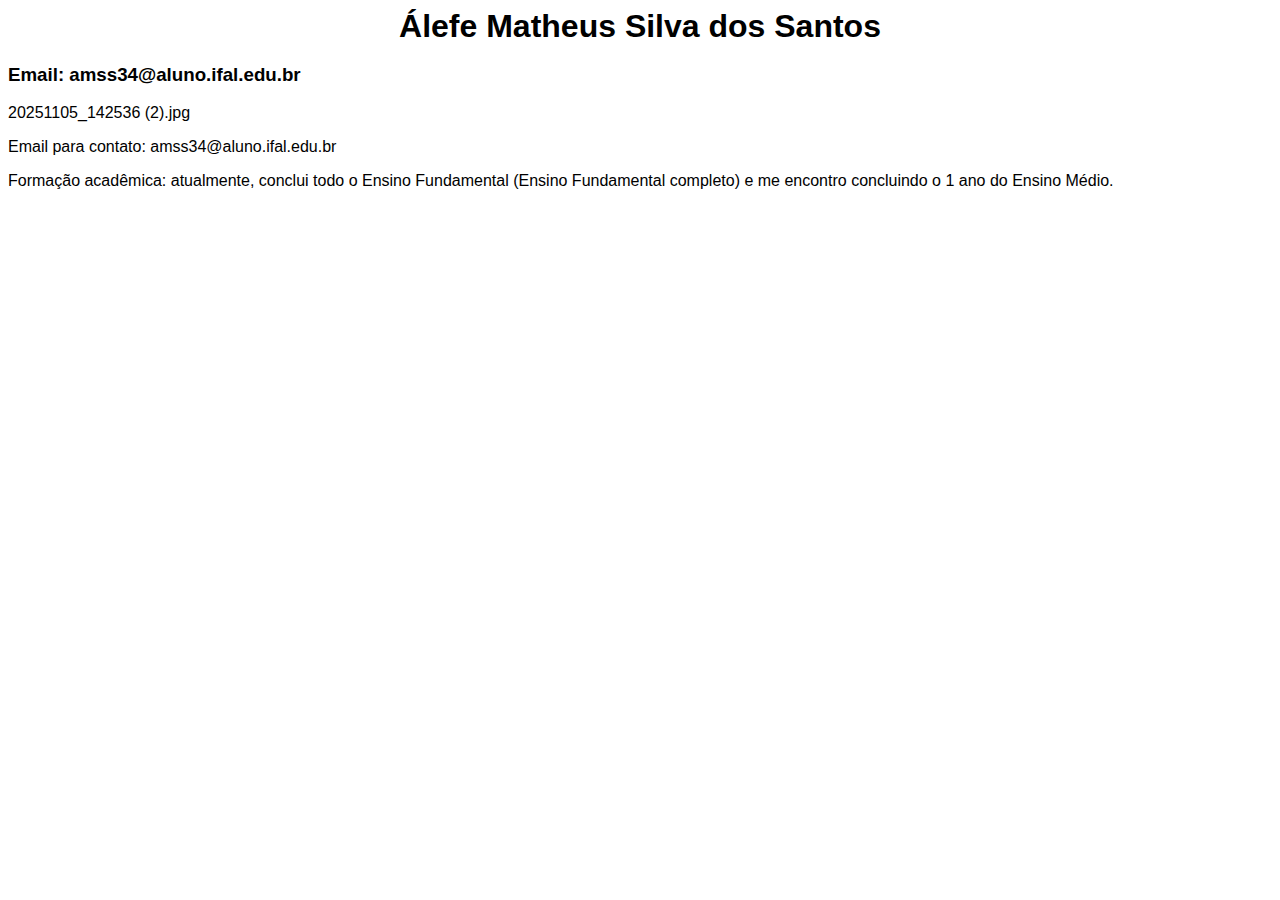
<file: index.html>
<head>
    <style>
        *{
            font-family: Arial;
        }
        h1{
            text-align: center;
            margin-bottom: 1rem;
        }
    </style>
</head>

<body>
    <header>
        <h1>Álefe Matheus Silva dos Santos</h1>
        <h3>Email: amss34@aluno.ifal.edu.br</h3>
    </header>
    <img>20251105_142536 (2).jpg
    <p>Email para contato: amss34@aluno.ifal.edu.br</p>
    <div>
        <p>Formação acadêmica: atualmente, conclui todo o Ensino Fundamental (Ensino Fundamental completo) e me encontro concluindo o 1 ano do Ensino Médio. </p>
    </div>
</body>
</file>
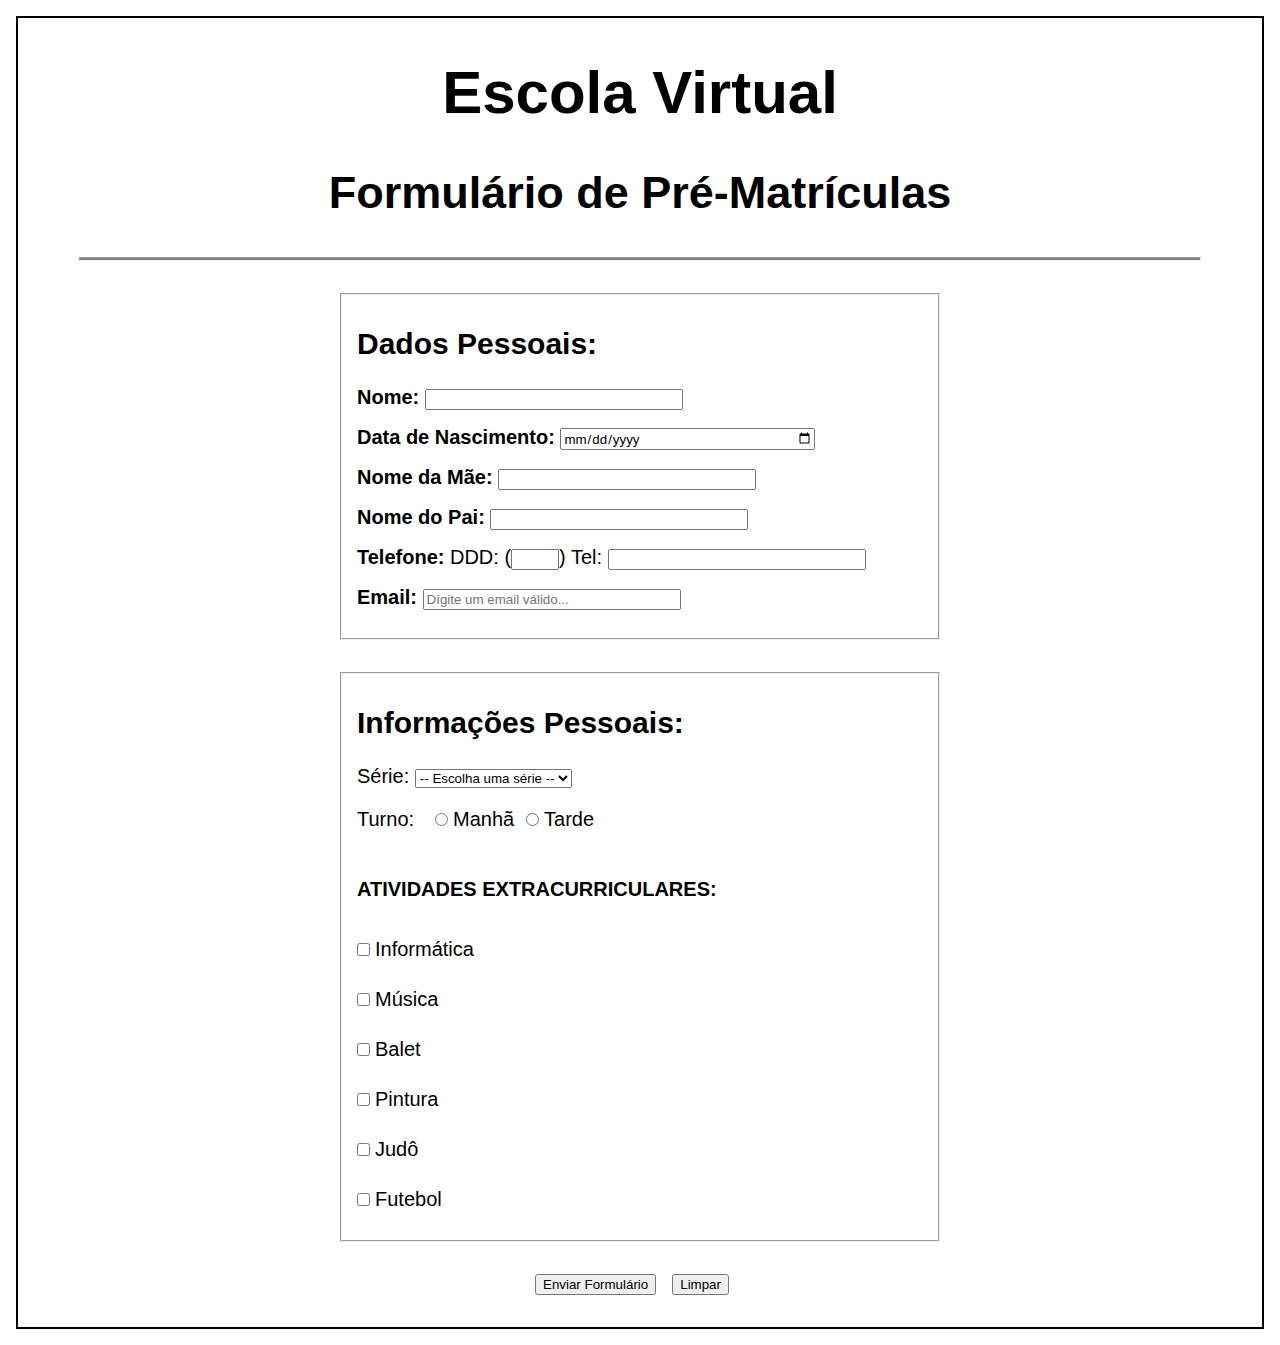
<file: escola.html>
<!DOCTYPE html>
<html lang="en">
<head>
    <meta charset="UTF-8">
    <meta name="viewport" content="width=device-width, initial-scale=1.0">
    <title>Escola</title>
    <style>
        *{
            font-family: Arial, Helvetica, sans-serif;
        }
        body{
            border: 2px solid black;
            margin: 1rem;
            font-size: 20px;
        }
        header{
            font-size: 30px;
            text-align: center;
            
        }
        hr{
            width: 90%;
            height: 2px;
            background-color: gray;
        }
        input{
            margin-bottom: 1rem;
            width: 250px;
        }
        #dados, #info{
            margin: 2rem 20rem 2rem 20rem;
        }
        #ddd {
            width:40px
        }
        #turn {
            display: flex;
            align-items: center;
            width: 75%;
            margin-right: 10px;
            gap: 5px;
        }
        input[type="radio"], input[type="checkbox"]{
            margin: 0;
        }
        #turn label {
            margin-left: 1rem;
            display: flex;
            align-items: center;
            width: 65px;
            gap: 5px;
        }
        #atividades label {
            display: flex;
            align-items: center;
            justify-content: flex-start;
            height: 5vh;
            width: 0;
            gap: 5px;
            margin-bottom: 5px;
        }
        .but{
            display: flex;
            align-items: center;
            justify-content: center;
            margin-bottom: 2rem;
        }
        button{
            margin-right: 1rem;
        }
       
    </style>
</head>
<body>
    <form action="">
        <header>
            <h1>Escola Virtual</h1>
            <h2>Formulário de Pré-Matrículas</h2>
            <hr>
        </header>
        <div id="dados">
            <fieldset>
                <h2>Dados Pessoais: </h2>
                <div>
                    <label for=""><b>Nome: </b></label>
                    <input type="text" id="name">
                </div>
                <div>
                    <label for=""><b>Data de Nascimento: </b></label>
                    <input type="date" name="" id="">
                </div>
                <div>
                    <label for=""><b>Nome da Mãe: </b></label>
                    <input type="text" id="mom">
                </div>
                <div>
                    <label for=""><b>Nome do Pai: </b></label>
                    <input type="text" id="dad">
                </div>
                <div id="tell">
                    <b>Telefone: </b>
                    <label for=""> DDD: </label>
                    (<input type="number" name="" id="ddd" >)
                    <label for="">Tel: </label>
                    <input type="number" name="" id="tel">
                </div>
                <div>
                    <label for=""><b>Email: </b></label>
                    <input type="email" name="" id="email"  placeholder="Dígite um email válido...">
                </div>
            </fieldset>
        </div>
        <div id="info">
            <fieldset>
                <h2>Informações Pessoais: </h2>
                <div id="serie">     
                    <label for="">Série: </label>
                    <select name="" id="serie">
                       <option value="">-- Escolha uma série --</option>
                     <option value="preescolar">Pré-escolar</option>
                        <option value="maternal">Maternal</option>
                        <option value="fundamental">Fundamental</option>
                        <option value="ensino_medio">Ensino Médio</option>
                    </select>
                </div>
                <div id="turn">
                    <p>Turno: </p>   
                    <label for="manha"><input type="radio" name="turno" value="manha" id="manha">
                        Manhã
                    </label><br>
                    
                    <label for="tarde"><input type="radio" name="turno" value="tarde" id="tarde">
                        Tarde
                    </label>	
                </div>
                <div id="atividades">
                    <h4>ATIVIDADES EXTRACURRICULARES: </h4>
                    <label><input type="checkbox" class="check" > Informática</label>
                    <label><input type="checkbox" class="check" > Música</label>
                    <label><input type="checkbox" class="check" > Balet</label>
                    <label><input type="checkbox" class="check" > Pintura</label>
                    <label><input type="checkbox" class="check" > Judô</label>
                    <label><input type="checkbox" class="check" > Futebol</label>
                </div> 
                
            </fieldset>
        </div>
        <div class="but">
            <button onclick=" return validarTudo()">Enviar Formulário</button>
            <button>Limpar</button>
        </div>
    </form>
    <script>
        const dddsValidos = [
            11,12,13,14,15,16,17,18,19,     // SP
            21,22,24,                      // RJ
            27,28,                         // ES
            31,32,33,34,35,37,38,          // MG
            41,42,43,44,45,46,             // PR
            47,48,49,                      // SC
            51,53,54,55,                   // RS
            61,                            // DF
            62,64,                         // GO
            63,                            // TO
            65,66,                         // MT
            67,                            // MS
            68,                            // AC
            69,                            // RO
            71,73,74,75,77,                // BA
            79,                            // SE
            81,87,                         // PE
            82,                            // AL
            83,                            // PB
            84,                            // RN
            85,88,                         // CE
            86,89,                         // PI
            91,93,94,                      // PA
            92,97,                         // AM
            95,                            // RR
            96,                            // AP
            98,99                          // MA
            ];

            function validarTudo() {
                let nome = document.querySelector("#name").value.trim();
                let nascimento = document.querySelector("input[type='date']").value.trim();
                let mae = document.querySelector("#mom").value.trim();
                let pai = document.querySelector("#dad").value.trim();
                let telefone = document.querySelector("#tel").value.trim();
                let serie = document.querySelector("#serie select").value;
                let turno = document.querySelector("input[name='turno']:checked");
                let email = document.getElementById("email").value.trim();
                let testeEmail = /^[^\s@]+@[^\s@]+\.[^\s@]+$/;
                let ddd = document.getElementById("ddd").value;
                let dddNumero = parseInt(ddd);

                if (nome === "") {
                    alert("O campo Nome é obrigatório.");
                    return false;
                }
                
                else if (nascimento === "") {
                    alert("A data de nascimento é obrigatória.");
                    return false;
                }
                else if (mae === "") {
                    alert("O campo Nome da Mãe é obrigatório.");
                    return false;
                }
                
                else if (pai === "") {
                    alert("O campo Nome do Pai é obrigatório.");
                    return false;
                }
                
                else if (ddd === "") {
                    alert("O campo DDD é obrigatório.");
                    document.getElementById("ddd").focus();
                    return false;
                }
                else if (serie === "") {
                    alert("Escolha uma série.");
                    return false;
                }
                
                else if (!turno) {
                    alert("Escolha um turno.");
                    return false;
                }
                
                // Valida ddd
                if (!dddsValidos.includes(dddNumero)) {
                    alert("DDD inválido!");
                    document.getElementById("ddd").focus();
                    return false;
                }

                // converte a data para objeto Date
                let anoNascimento = new Date(nascimento).getFullYear();

                if (anoNascimento <= 1910 && anoNascimento > 2025) {
                    alert("Ano de nascimento inválido! Digite um ano acima de 1910.");
                    return false;
                }
                
                // Valida email
                if (!testeEmail.test(email)) {
                    alert("Email inválido!");
                    document.getElementById("email").focus();
                    return false;
                }

                // Valida checkboxes
                let checks = document.querySelectorAll(".check");
                let marcados = 0;

                for (let i = 0; i < checks.length; i++) {
                    if (checks[i].checked) marcados++;
                }

                if (marcados > 3) {
                    alert("Você só pode escolher NO MÁXIMO 3 atividades extracurriculares!");
                    return false;
                }

                // Se tudo certo...
                alert("Formulário enviado com sucesso!");
                return true;
            }

    </script>
</body>
</html>
</file>
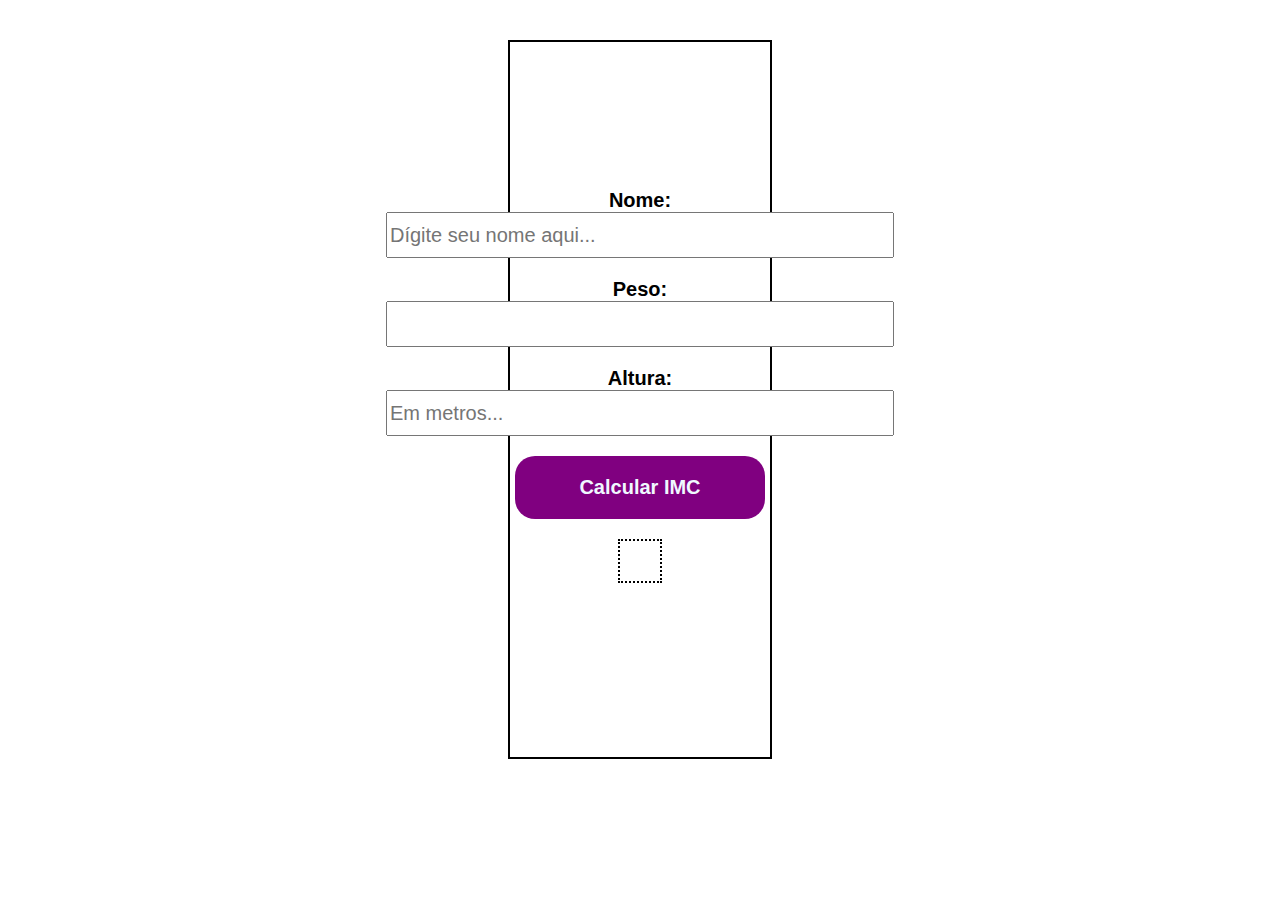
<file: imc.html>
<!DOCTYPE html>
<html lang="en">
<head>
    <meta charset="UTF-8">
    <meta name="viewport" content="width=device-width, initial-scale=1.0">
    <title>Calculo do IMC</title>
    <style>
        *{
            font-family: Arial, Helvetica, sans-serif;
            font-size: 20px;
        }
        .root{
            margin: 2rem 25rem 2rem 25rem;
            align-items: center;
            display: flex;
            flex-direction: column;
            border: solid black 2px;
            justify-content: center;
            height: 75vh;
            padding: 1rem;

        }
        input {
            width: 500px;
            height: 40px;
            margin-bottom: 1rem;
        }
        button {
            width: 250px;
            background-color: purple;
            color: aliceblue;
            border: none;
            padding: 1rem;
            border-radius: 20px;

        }
        h4{
            margin-top: 1rem;
            padding: 1rem;
            border: dotted black 2px;
        }


    </style>
</head>
<body>
    <div class="root">
        <label for=""><b>Nome:</b></label>
        <input type="text" id="nome"placeholder="Dígite seu nome aqui...">
        <label for=""><b>Peso:</b></label>
        <input type="number" id="peso">
        <label for=""><b>Altura:</b></label>
        <input type="number" id="altura" placeholder="Em metros...">
        <button id="calculo" onclick="calcularImc()"><b>Calcular IMC</b></button>
        <h4 id="resposta"></h4>

    </div>
    
    <script>
        function calcularImc() {
            let name = document.getElementById("nome").value;
            let weigth = document.getElementById("peso").value;
            let height = document.getElementById("altura").value;
            let resp = document.getElementById("resposta");

            let valorDoImc = (weigth / height ** 2);

            document.getElementById("resposta").textContent = `Olá ${name}.O seu IMC é : ${valorDoImc.toFixed(2)}`;
        }

    </script>
</body>
</html>
</file>
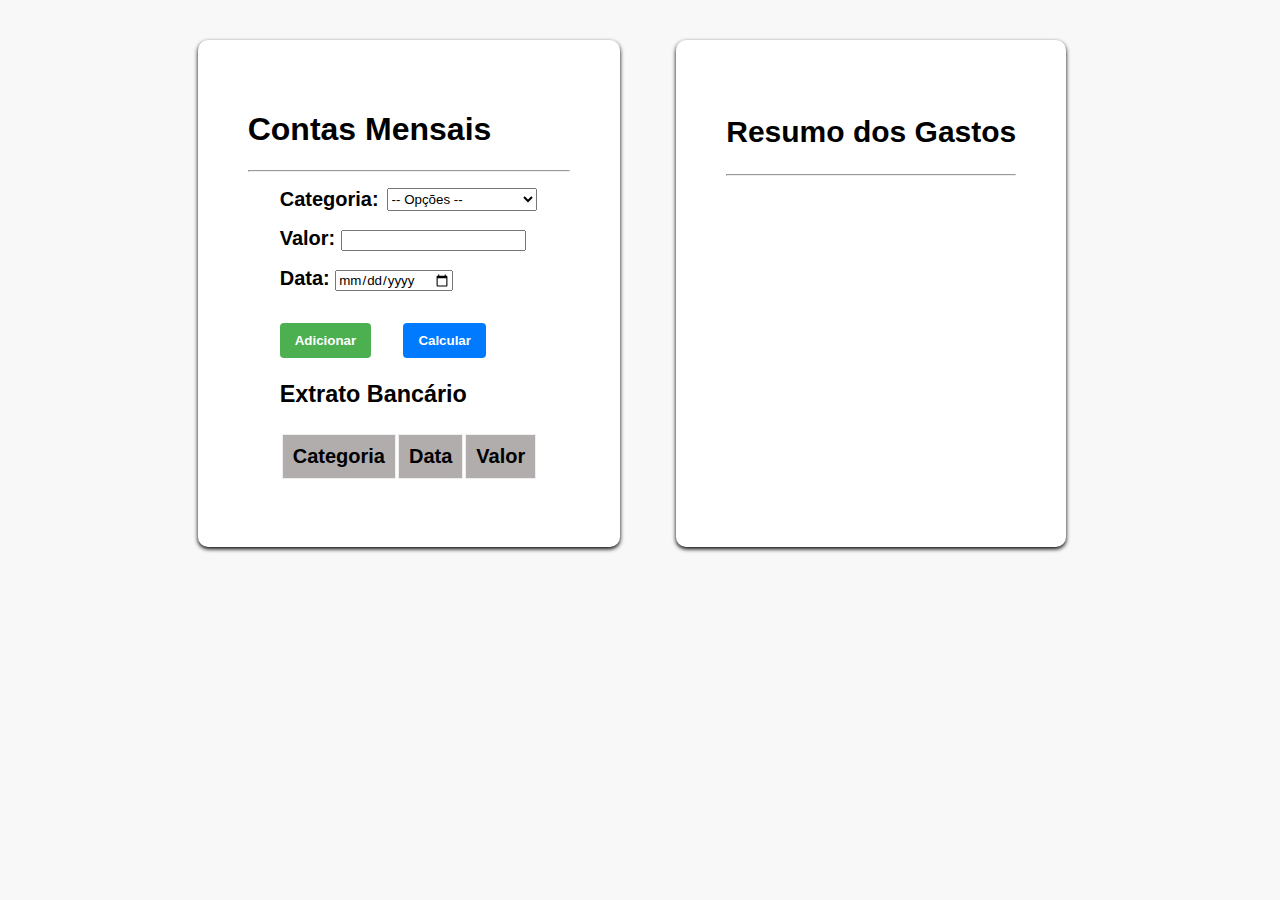
<file: mercado.html>
<!DOCTYPE html>
<html lang="en">
<head>
    <meta charset="UTF-8">
    <meta name="viewport" content="width=device-width, initial-scale=1.0">
    <title>Contas</title>
    <style>
        *{
            font-family: Arial, Helvetica, sans-serif;
        }
        body{
            display: flex;
            background-color: #f8f8f8;
            justify-content: center;

        }
        .container{
            display: flex;
        }
        .page-box{ 
            font-size: 20px;       
            background-color: #fff;
            justify-content: center;
            height: auto;
            box-shadow: 0 2px 4px black;
            border-radius: 10px;
            padding: 50px;
            margin-right: 2rem;
            flex: 1;
           
        }
        .categoria{
            display: flex;
        }
        h1{
            font-size: 32px;
        }     
        select{
            width: 150px;
        }
        th{
            background-color: #b1adad;
        }
        div{
            margin: 1rem;
            gap: 8px;
        }
        th, td{
            padding: 10px;
            border: 1px solid #eee;
            text-align: left;
        }
        #but button {
            margin-top: 1rem;
            padding: 10px 15px;
            border: none;
            border-radius: 4px;
            cursor: pointer;
            font-weight: bold;
            margin-right: 2em;
        }
        #but button:first-child {
            background-color: #4CAF50;
            color: white; 
        }
        #but button:last-child {
            background-color: #007bff;
            color: white;
        }
        button:hover{
            transform: scale(1.2);
        }

        
    </style>
</head>
<body>
    <div class="container">
        <div class="page-box">
           <header>
                <h1>Contas Mensais</h1>
           </header>
           <hr>
           <div class="main">
                <div class="categoria">
                    <label for="sel"><b>Categoria: </b></label>
                    <select name="" id="sel">
                        <option value="">-- Opções --</option>
                        <option value="Mercado">Mercado</option>
                        <option value="Transporte">Transporte</option>
                        <option value="Manutencao do Lar">Manutenção do Lar</option>
                    </select>
                </div>
                <div class="valor">
                    <label for="val"><b>Valor: </b></label>
                    <input type="number" name="" id="val">
                </div>
                <div class="data">
                    <label for="date"><b>Data: </b></label>
                    <input type="date" name="" id="date">
                </div>
                <div id="but">
                    <button type="button" id="adiciona" onclick="adicionar()">Adicionar</button>
                    <button type="button" id="calucular" onclick="calcular()">Calcular</button>

                </div>

                <div class="extrato">
                    <h3>Extrato Bancário</h3>
                    <table>
                        <thead>
                            <tr>
                                <th>Categoria</th>
                                <th>Data</th>
                                <th>Valor</th>
                            </tr>
                        </thead>
                        <tbody id="extratobody">

                        </tbody>
                    </table>
                </div>
           </div>
        </div>
        <div class="page-box">
            <header>
                <h2 id="resumo">Resumo dos Gastos</h2>
            </header>
            <hr>
            <div id="resumo-content">
                <p></p>
            </div>
        </div>
    </div>
    <script>
        let gastos = []
        
        function adicionar() {
            const categoria = document.getElementById("sel").value;
            const valor = parseFloat(document.getElementById("val").value);
            const data = document.getElementById("date").value;

            if (!categoria || isNaN(valor) || !data || valor <= 0) {
                alert("Por favor, preencha a Categoria, o Valor e a Data corretamente.");
                return; 
            }

            const novoGasto = { categoria, valor, data };
            gastos.push(novoGasto);
            
            //Mostra o novo gasto na tabela criando uma linha
            const extratoBody = document.getElementById("extratobody");
            const novaLinha = extratoBody.insertRow(); 

            const [ano, mes, dia] = data.split('-');
            const dataFormatada = `${dia}/${mes}/${ano}`;

            // Inserir as 3 células (colunas)
            novaLinha.insertCell().textContent = categoria;
            novaLinha.insertCell().textContent = dataFormatada;
            // Formata o valor para ter 2 casas decimais e usa vírgula
            novaLinha.insertCell().textContent = "R$ " + valor.toFixed(2).replace('.', ','); 

            document.getElementById("val").value = '';
            document.getElementById("date").value = '';
            document.getElementById("resumo-content").innerHTML = '<p>Clique em "Calcular" para atualizar o resumo.</p>';

            
        }

        function calcular() {
            if(gastos.length === 0){
                document.getElementById("resumo-content").innerHTML = "<p>Nenhum gasto registrado</p>";
                return;
            }

            let totalGeral = 0;
            let totaisPorMes = {};
            const totaisPorCategoria = {};

            gastos.forEach(gasto =>{
                totalGeral += gasto.valor;

                const mes = gasto.data.substring(5, 7);
                totaisPorMes[mes] = (totaisPorMes[mes] || 0) + gasto.valor;
                totaisPorCategoria[gasto.categoria] = (totaisPorCategoria[gasto.categoria] || 0) + gasto.valor;

            })

            const resumoDiv = document.getElementById("resumo-content");
            let resumoHTML = "";

            resumoHTML += `<div><strong>Total Geral:</strong> R$ ${totalGeral.toFixed(2).replace('.', ',')}</div>`;
            
            // totais por Mês
            // ordena os meses e gera um div para cada um
            Object.keys(totaisPorMes).sort().forEach(mes => {
                resumoHTML += `<div>Total no Mês ${mes}: R$ ${totaisPorMes[mes].toFixed(2).replace('.', ',')}</div>`;
            });
            
            // totais por Categoria
            Object.keys(totaisPorCategoria).forEach(categoria => {
                resumoHTML += `<div>Total com ${categoria}: R$ ${totaisPorCategoria[categoria].toFixed(2).replace('.', ',')}</div>`;
            });

            
            resumoDiv.innerHTML = resumoHTML;
        }
        
    </script>
</body>

</html>
</file>
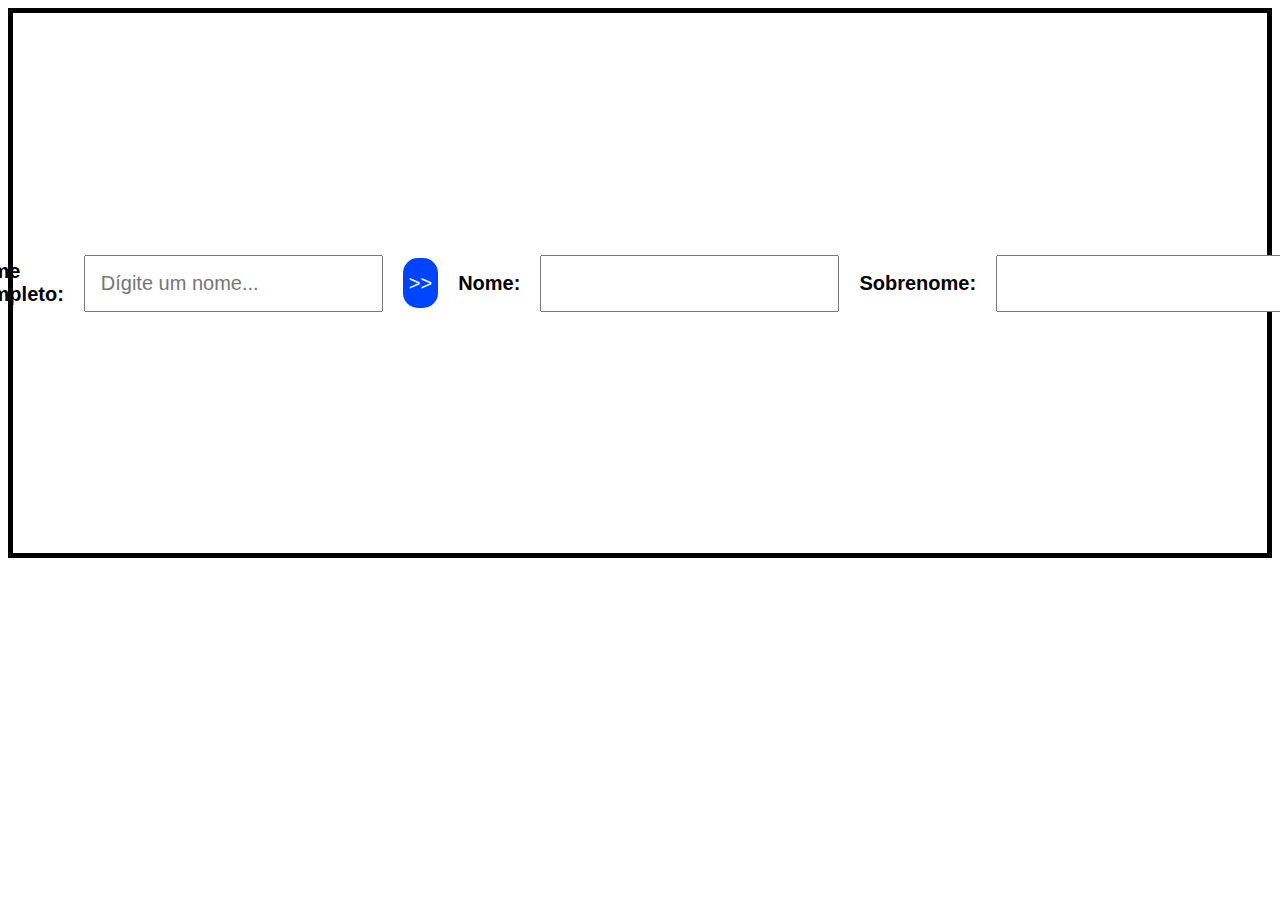
<file: nome.html>
<!DOCTYPE html>
<html lang="en">
<head>
    <meta charset="UTF-8">
    <meta name="viewport" content="width=device-width, initial-scale=1.0">
    <title>Nome</title>
    <style>
         *{
            font-family: Arial, Helvetica, sans-serif;
            font-size: 20px;
        }
         .cont{
            display: flex;
            align-items: center;
            justify-content: center;
            height: 60vh;
            flex-direction: row;
            border: 5px solid black;
        }
        input{
            padding: 15px;
            margin: 1rem;
        }
        button{
            color: aliceblue;
            background-color: rgb(0, 68, 255);
            margin-right: 1rem;
            border: none;
            width: 130px;
            height: 50px;
            border-radius: 15px;
        }
        button:hover{
            transform: scale(1.2);
        }
        button:active{
            transform: scale(0.9);
        }

    </style>
</head>
<body>
    <div class="cont">
        <label for=""><b>Nome Completo:</b></label>
        <input type="text" id="fullname" placeholder="Dígite um nome...">
        <button type="button" onclick="getFirstName()">>></button>
        <label for=""><b>Nome:</b></label>
        <input type="text" id="firstname">
        <label for=""><b>Sobrenome:</b></label>
        <input type="text" id="lastname">
    </div>
    <script>
        
        function getFirstName(){
            let nomeCompleto = document.getElementById("fullname").value;
            let array = [];
            array.push(nomeCompleto);
            let partes = array[0].split(" ");
            
            if(nomeCompleto === ""){
                document.getElementById("firstname").value = "VAZIO";
                document.getElementById("lastname").value = "VAZIO";
            }
            else if(partes.length == 1){
                document.getElementById("firstname").value = nomeCompleto;
                document.getElementById("lastname").value = "VAZIO";
            }
            else {
                let primeiro = partes[0];
                document.getElementById("firstname").value = primeiro;
                
                let ultimo = partes[partes.length - 1];
                document.getElementById("lastname").value = ultimo;
            }
        }
        
        
    </script>
</body>

</html>
</file>
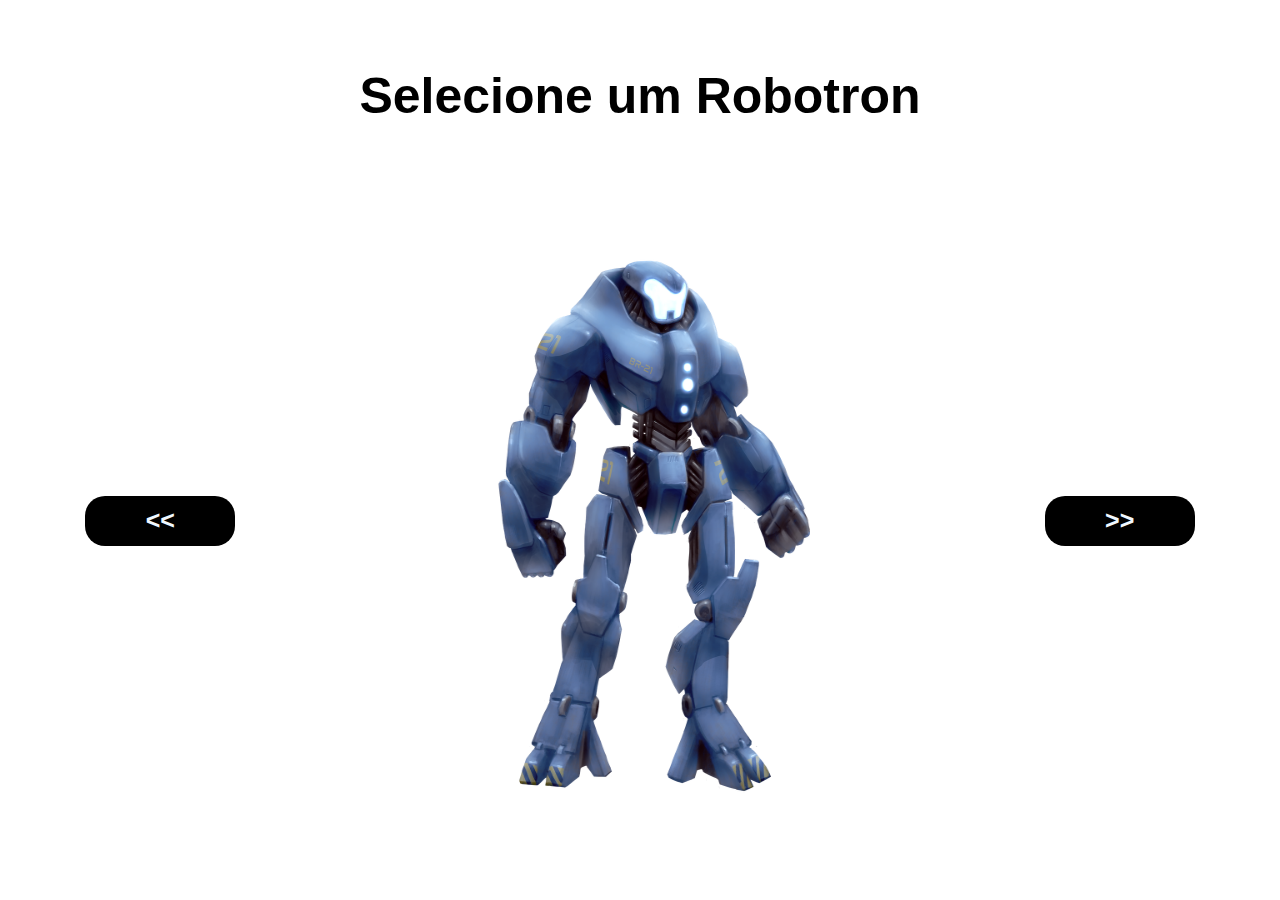
<file: robot.html>
<!DOCTYPE html>
<html lang="en">
<head>
    <meta charset="UTF-8">
    <meta name="viewport" content="width=device-width, initial-scale=1.0">
    <title>Robotron</title>
    <style>
        *{
            font-size: 25px;
            font-family: Arial;
        }
        header{
            text-align: center;
            padding: 1rem;
        }
        h1{
             font-size: 50px;
        }
        img{
            height: 600px;
            width: 500px;
        }
        .main{
            display: flex;
            align-items: center;
            justify-content: space-around;
            height:75vh;
        }
        button{
            background-color: black;
            color: aliceblue;
            border: none;
            width: 150px;
            height: 50px;
            border-radius: 20px;
        }
    </style>
</head>
<body>
    <header>
        <h1>Selecione um Robotron</h1>
    </header>
    <div class="main">
        <button onclick="trocarParaEsquerda()"><b><<</b></button>
        <img src="img1.png" id="robotron">
        <button onclick="trocarParaDireita()"><b>>></b></button>
    </div>
    
    <script>
        let imagens = ["img1.png", "img2.png", "img4.png", "img5.png", "img6.png", "img7.png"];
        let index = 0;
        let img = document.getElementById("robotron");

        function trocarParaDireita() {
            index++;
            if(index >= imagens.length){
                index = 0;
            }
            img.src = imagens[index];
        }
        function trocarParaEsquerda() {
            index--;
            if(index < 0){
                index = imagens.length - 1;
            }
            img.src = imagens[index];
        }
        
    </script>
</body>
</html>
</file>
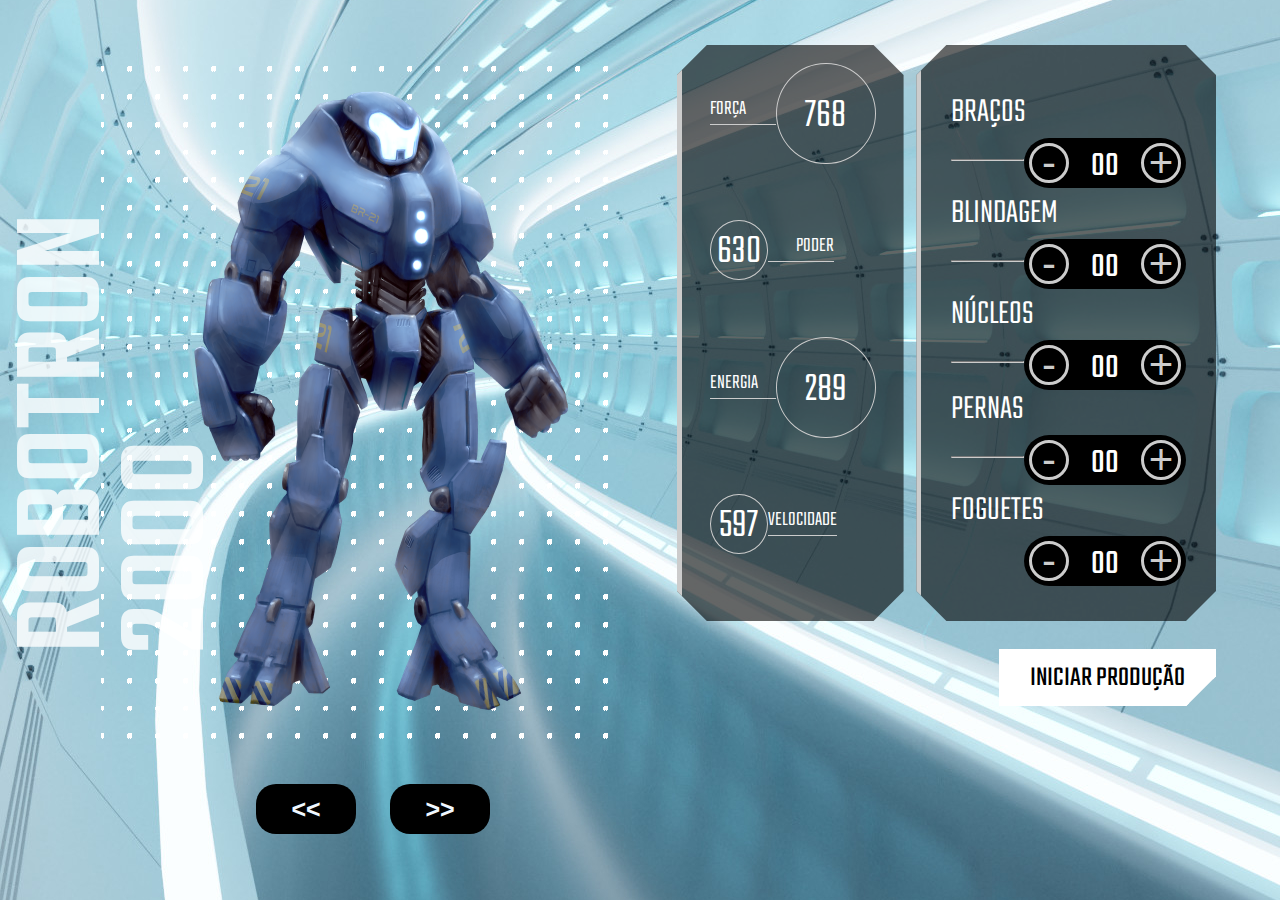
<file: robotron.html>
<!DOCTYPE html>
<html lang="en">
<head>
    <meta charset="UTF-8">
    <meta http-equiv="X-UA-Compatible" content="IE=edge">
    <meta name="viewport" content="width=device-width, initial-scale=1.0">
    <link rel="shortcut icon" type="image/jpg" href="img/favicon.ico"/>
    <title>Robotron 2000</title>

    <link rel="stylesheet" href="style-rob.css">
    <link rel="preconnect" href="https://fonts.googleapis.com">
    <link rel="preconnect" href="https://fonts.gstatic.com" crossorigin>
    <link href="https://fonts.googleapis.com/css2?family=Teko:wght@300;500&display=swap" rel="stylesheet"> 
</head>
<body>
    <main>
        <section class="robotron">
            <img id="robo" src="img/img1.png" alt="Robotron">

            <div class="change">
                <button id="left" onclick="trocarParaEsquerda()"><b><<</b></button>
                <button id="rigth" onclick="trocarParaDireita()"><b>>></b></button>
            </div>

            <figcaption class="titulo">ROBOTRON <br>2000</figcaption>
        </section>

        <section class="box estatisticas">
            <div class="estatistica">
                <p class="estatistica-titulo">Força</p>
                <div class="estatistica-valor">
                    <p class="estatistica-numero">768</p>
                </div>
            </div>
            <div class="estatistica">
                <p class="estatistica-titulo">Poder</p>
                <div class="estatistica-valor">
                    <p class="estatistica-numero">630</p>
                </div>
            </div>
            <div class="estatistica">
                <p class="estatistica-titulo">Energia</p>
                <div class="estatistica-valor">
                    <p class="estatistica-numero">289</p>
                </div>
            </div>
            <div class="estatistica">
                <p class="estatistica-titulo">Velocidade</p>
                <div class="estatistica-valor">
                    <p class="estatistica-numero">597</p>
                </div>
            </div>
        </section>

        <section class="equipamentos">
            <form action="" class="montador">
                <div class="box montador-conteudo">
                    <div class="peca">
                        <label for="" class="peca-titulo">Braços</label>
                        <div class="controle">
                            <button type="button" class="controle-ajuste" value="-">-</button>
                            <input type="text" class="controle-contador" value="00">
                            <button type="button" class="controle-ajuste" value="+">+</button>
                        </div>
                    </div>
                    <hr class="linha">
                    <div class="peca">
                        <label for="" class="peca-titulo">Blindagem</label>
                        <div class="controle">
                            <button type="button" class="controle-ajuste"value="-">-</button>
                            <input type="text" class="controle-contador" value="00">
                            <button type="button" class="controle-ajuste" value="+">+</button>
                        </div>
                    </div>
                    <hr class="linha">
                    <div class="peca">
                        <label for="" class="peca-titulo">Núcleos</label>
                        <div class="controle">
                            <button type="button"class="controle-ajuste" value="-">-</button>
                            <input type="text" class="controle-contador" value="00">
                            <button type="button" class="controle-ajuste" value="+">+</button>
                        </div>
                    </div>
                    <hr class="linha">
                    <div class="peca">
                        <label for="" class="peca-titulo">Pernas</label>
                        <div class="controle">
                            <button type="button" class="controle-ajuste" value="-">-</button>
                            <input type="text" class="controle-contador" value="00">
                            <button type="button" class="controle-ajuste" value="+">+</button>
                        </div>
                    </div>
                    <hr class="linha">
                    <div class="peca">
                        <label for="" class="peca-titulo">Foguetes</label>
                        <div class="controle">
                            <button type="button" class="controle-ajuste" value="-">-</button>
                            <input type="text" class="controle-contador" value="00">
                            <button type="button" class="controle-ajuste" value="+">+</button>
                        </div>
                    </div>
                </div>
                <input type="submit" value="Iniciar produção" class="producao" id="producao">
            </form>
        </section>
    </main>
    <script>
        // Para mudar as imagens dos robotrons
        let imagens = ["img/img1.png", "img/img2.png", "img/img4.png", "img/img5.png", "img/img6.png", "img/img7.png"];
        let index = 0;
        let img = document.getElementById("robo");

        function trocarParaDireita() {
            index++;
            if(index >= imagens.length){
                index = 0;
            }
            img.src = imagens[index];
        }
        function trocarParaEsquerda() {
            index--;
            if(index < 0){
                index = imagens.length - 1;
            }
            img.src = imagens[index];
        }
        
        // Para alterar as caracterísiticas do robotron
        let ajustes = document.getElementsByClassName("controle-ajuste");
        let valor = document.getElementsByClassName("controle-contador");

        for (let i = 0; i < ajustes.length; i++) {
            ajustes[i].addEventListener("click", function() {
                ajustar(i);
            });
        }
        function ajustar(indice) {
            let tipoDeAjuste = ajustes[indice].value;
            let indiceContador = Math.floor(indice / 2);
            let contador = parseInt(valor[indiceContador].value);
            
            if(tipoDeAjuste === "+" && contador < 10) {
                contador++;
            }
            else if(tipoDeAjuste === "-") {
                if(contador > 0 && contador <= 10) contador--;
            }
           
            valor[indiceContador].value = (contador < 10 ? "0" : "") + contador;  
        }
    </script>
</body>
</html>
</file>
<file: style-rob.css>
:root {
    --main-cinza: #CCCCCC;
    --main-branco: #FFFFFF;
    --main-preto: #000000;
}

* {
    box-sizing: border-box;
}

body {
    background: url(../img/fundo.jpg);
    background-position: center center;
    background-size: cover cover;
    padding: 0;
    margin: 0;
    font-weight: 300;
}

body, input {
    font-family: 'Teko', sans-serif;
}

img{
    height: 700px;
    width: 600px;
}

#rigth, #left{
    margin-top: 2rem;
    background-color: black;
    color: aliceblue;
    border: none;
    width: 100px;
    height: 50px;
    border-radius: 20px;
    font-size: 25px;
    margin-left: 2rem;

}

#rigth:hover, #left:hover{
    color: #000000;
    background-color:#FFFFFF;
    border: #000000 3px solid;
}

#left{
    margin-left: 12rem;
}

main {
    width: 80vw;
    height: 80vh;
    margin: 10vh 8vw 10vh 12vw;
    display: flex;
    gap: 1vw;
}

.robotron {
    background: url(../img/estrutura.png) no-repeat;
    background-position: center center;
    margin: 0;
    flex-basis: 40%;
    position: relative;
}

.robo {
    height: 110%;
    z-index: 1;
    position: absolute;
    left: -20%;
    top: -5%;
}

.titulo {
    transform: rotate(180deg);
    font-weight: 500;
    font-size: 130px;
    position: absolute;
    bottom: 7rem;
    left: -3rem;
    line-height: 0.8;
    writing-mode: vertical-rl;
    text-orientation: mixed;
    color: rgba(255,255,255,0.8)
}

.box {
    background: rgba(0,0,0,0.6);
    clip-path: polygon(calc(100% - 30px) 0, 100% 30px, 100% calc(100% - 30px), calc(100% - 30px) 100%, 30px 100%, 0 calc(100% - 30px), 0 30px, 30px 0);
    border-left: 5px solid var(--main-cinza);
    height: 80%;
}

/****************************** Equipamentos *****/

.equipamentos {
    flex-basis: 32%;
}

.montador {
    height: 100%;;
}

.montador-conteudo {
    padding: 2em 10%;
}

.peca {
    padding: 1em 0;
}

.peca-titulo {
    color: var(--main-branco);
    text-transform: uppercase;
    font-size: 2.5em;
}

.controle {
    background: var(--main-preto);
    border-radius: 25px;
    float: right;
    display: inline-flex;
    padding: 5px;
    align-items: center;
    align-self: flex-end;
}

.controle-contador {
    width: 40px;
    height: 35px;
    background: none;
    border: 0;
    margin: 0 1rem;
    color: var(--main-branco);
    text-align: center;
    font-size: 2.5em;
    display: inline-flex;
    align-items: center;
    padding-top: 8px;
}

.controle-ajuste {
    display: flex;
    align-items: center;
    justify-content: center;
    width: 40px;
    height: 40px;
    line-height: 44px;
    border-radius: 50%;
    color: var(--main-cinza);
    font-size: 3em;
    background: var(--main-preto);
    text-align: center;
    border: 3px solid var(--main-cinza);
    cursor: pointer;
}

.linha {
    border-color: var(--main-cinza);
}

.producao {
    margin-top: 1em;
    font-size: 2em;
    text-transform: uppercase;
    padding: 0.2em 1em;
    float: right;
    border: 3px solid var(--main-branco);
    background: var(--main-branco);
    clip-path: polygon(100% 0, 100% calc(100% - 30px), calc(100% - 30px) 100%, 0 100%, 0 0);
    cursor: pointer;
}

.producao:hover {
    background: var(--main-preto);
    color: var(--main-branco)
}



/****************************** Estatísticas *****/
.estatisticas {
    flex-basis: 23%;
    padding: 2em 2em 0;
}

.estatistica {
    color: var(--main-branco);
    display: flex;
    align-items: flex-start;
    height: 25%;
}

.estatistica-titulo {
    font-size: 1.5em;
    border-bottom: 1px solid var(--main-cinza);
    flex-basis: 40%;
    text-transform: uppercase;
    order: 1
}

.estatistica-valor {
    flex-basis: 60%;
    position: relative;
    margin: 10px 0 0;
    order: 2;
    margin: -10px 0 0;
}

.estatistica-valor::after {
    content: "";
    display: block;
    padding-bottom: 100%;
    border: 1px solid var(--main-cinza);
    border-radius: 50%;
}

.estatistica-numero {
    position: absolute;
    top: 50%;
    transform: translateY(-46%);
    width: 100%;
    line-height: 100%;
    text-align: center;
    font-size: 3em;
    margin: 0;
}

.estatistica:nth-child(2n) .estatistica-titulo {
    order: 2;
    text-align: right;
}

.estatistica:nth-child(2n) .estatistica-valor {
    order: 1;
    flex-basis: 35%;
    margin: 10px 0 0;
}

@media screen and (max-width: 1600px) {
    body { 
        font-size: 14px;
    }
    main {
        width: 90vw;
        height: 80vh;
        margin: 5vh auto;
    }
}

@media screen and (max-width: 1200px) {
    body { 
        font-size: 13px;
    }

    main {
        width: 96vw;
        height: 80vh;
        margin: 10vh auto;
    }
}
</file>
